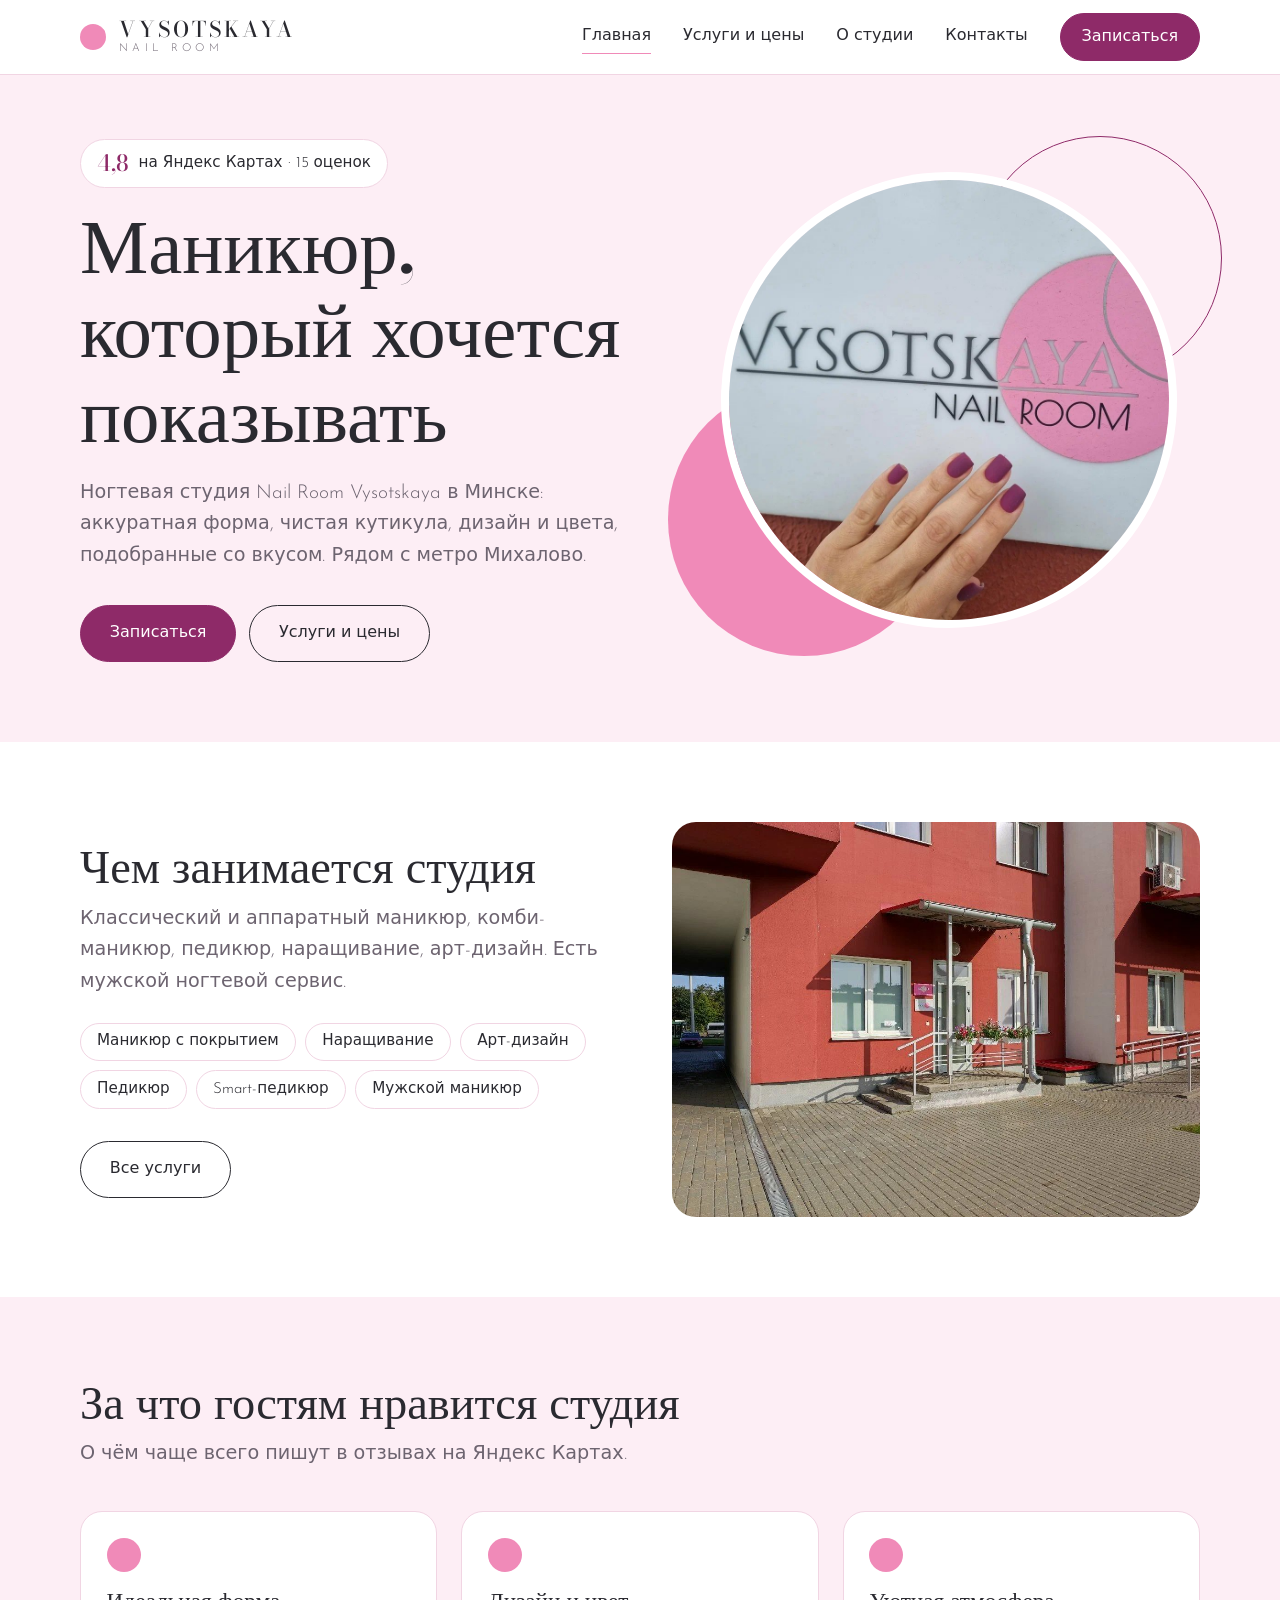
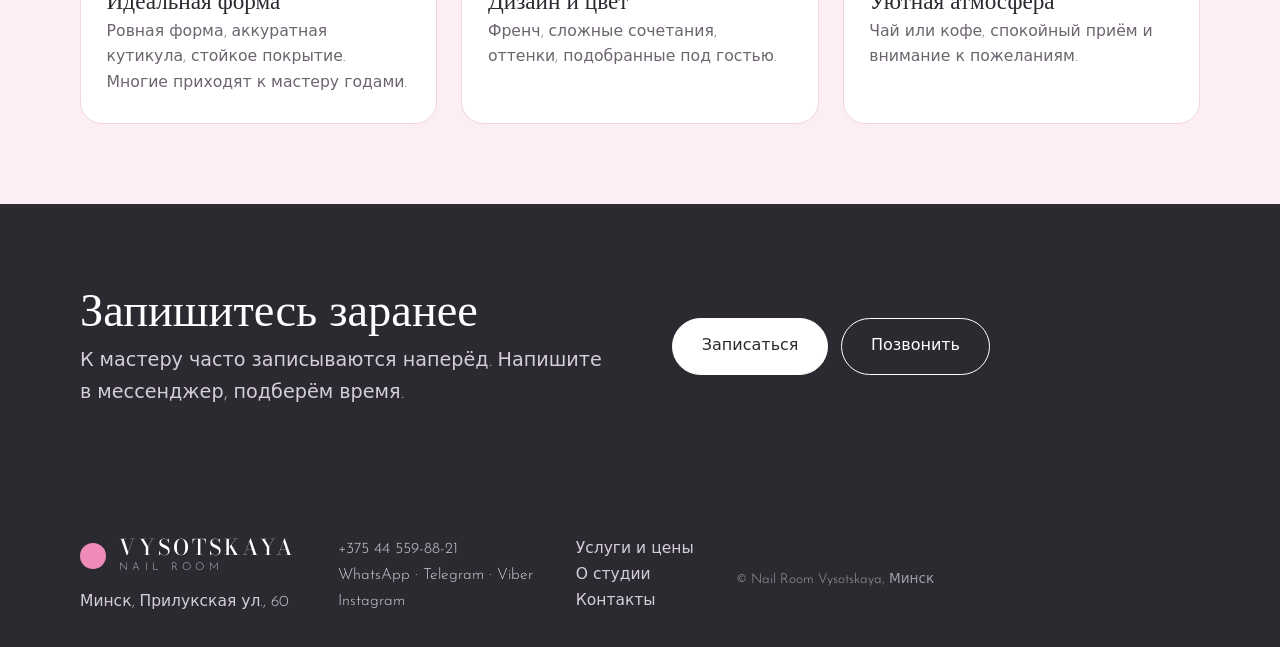
<file: index.html>
<!DOCTYPE html>
<html lang="ru"><head>
<meta charset="utf-8"><meta name="viewport" content="width=device-width,initial-scale=1">
<title>Nail Room Vysotskaya — маникюр и педикюр в Минске, Прилукская 60</title><meta name="description" content="Ногтевая студия Nail Room Vysotskaya в Минске, Прилукская ул., 60: маникюр, педикюр, наращивание, арт-дизайн. Рейтинг 4,8. Запись онлайн."><meta name="theme-color" content="#fdeef5">
<link rel="icon" href="favicon.ico" sizes="any"><link rel="icon" type="image/png" sizes="32x32" href="favicon-32.png"><link rel="icon" type="image/png" sizes="192x192" href="favicon-192.png"><link rel="apple-touch-icon" href="apple-touch-icon.png">
<link rel="preconnect" href="https://fonts.googleapis.com"><link rel="preconnect" href="https://fonts.gstatic.com" crossorigin>
<link href="https://fonts.googleapis.com/css2?family=Bodoni+Moda:wght@400;500;600&family=Josefin+Sans:wght@300;400;500&display=swap" rel="stylesheet">
<link rel="stylesheet" href="style.css">
</head><body>
<header><div class="wrap bar">
<a class="logo" href="index.html" aria-label="Nail Room Vysotskaya — на главную"><i></i><div><b>VYSOTSKAYA</b><span>NAIL ROOM</span></div></a>
<button class="burger" aria-label="Меню" aria-expanded="false">☰</button>
<nav><a href="index.html" aria-current="page">Главная</a><a href="services.html">Услуги и цены</a><a href="about.html">О студии</a><a href="contacts.html">Контакты</a><a class="btn" href="contacts.html#book">Записаться</a></nav>
</div></header>
<main>
<div class="hero"><div class="wrap">
<div><span class="rating"><strong>4,8</strong> на Яндекс Картах · 15 оценок</span>
<h1>Маникюр, который хочется показывать</h1>
<p class="lead">Ногтевая студия Nail Room Vysotskaya в Минске: аккуратная форма, чистая кутикула, дизайн и цвета, подобранные со вкусом. Рядом с метро Михалово.</p>
<div class="row"><a class="btn" href="contacts.html#book">Записаться</a><a class="btn ghost" href="services.html">Услуги и цены</a></div></div>
<div class="disc-wrap"><div class="disc"><img src="images/sign.jpg" alt="Матовый маникюр цвета ягоды у вывески Vysotskaya Nail Room" fetchpriority="high"></div></div>
</div></div>

<section><div class="wrap split">
<div><h2>Чем занимается студия</h2>
<p class="lead">Классический и аппаратный маникюр, комби-маникюр, педикюр, наращивание, арт-дизайн. Есть мужской ногтевой сервис.</p>
<div class="chips"><span>Маникюр с покрытием</span><span>Наращивание</span><span>Арт-дизайн</span><span>Педикюр</span><span>Smart-педикюр</span><span>Мужской маникюр</span></div>
<p style="margin-top:2rem"><a class="btn ghost" href="services.html">Все услуги</a></p></div>
<div class="photo"><img src="images/facade.jpg" alt="Вход в студию Nail Room Vysotskaya на Прилукской, 60" loading="lazy"></div>
</div></section>

<section class="tint"><div class="wrap"><h2>За что гостям нравится студия</h2>
<p class="lead">О чём чаще всего пишут в отзывах на Яндекс Картах.</p>
<div class="themes">
<div class="theme"><h3>Идеальная форма</h3><p>Ровная форма, аккуратная кутикула, стойкое покрытие. Многие приходят к мастеру годами.</p></div>
<div class="theme"><h3>Дизайн и цвет</h3><p>Френч, сложные сочетания, оттенки, подобранные под гостью.</p></div>
<div class="theme"><h3>Уютная атмосфера</h3><p>Чай или кофе, спокойный приём и внимание к пожеланиям.</p></div>
</div></div></section>
<section class="dark"><div class="wrap split"><div><h2>Запишитесь заранее</h2><p class="lead">К мастеру часто записываются наперёд. Напишите в мессенджер, подберём время.</p></div><div class="row"><a class="btn" style="background:#fff;color:var(--ink);border-color:#fff" href="contacts.html#book">Записаться</a><a class="btn ghost" style="color:#fff;border-color:#fff" href="tel:+375445598821">Позвонить</a></div></div></section></main>
<footer><div class="wrap">
<div><a class="logo" href="index.html"><i></i><div><b>VYSOTSKAYA</b><span>NAIL ROOM</span></div></a><p style="margin-top:1rem">Минск, Прилукская ул., 60</p></div>
<div><p><a href="tel:+375445598821">+375 44 559-88-21</a></p><p><a href="https://wa.me/375445598821">WhatsApp</a> · <a href="https://t.me/375445598821">Telegram</a> · <a href="https://viber.click/375445598821">Viber</a></p><p><a href="https://instagram.com/vysotskaya_nail_room">Instagram</a></p></div>
<div><p><a href="services.html">Услуги и цены</a></p><p><a href="about.html">О студии</a></p><p><a href="contacts.html">Контакты</a></p></div>
<p class="small">© Nail Room Vysotskaya, Минск</p>
</div></footer>
<script src="main.js"></script></body></html>
</file>
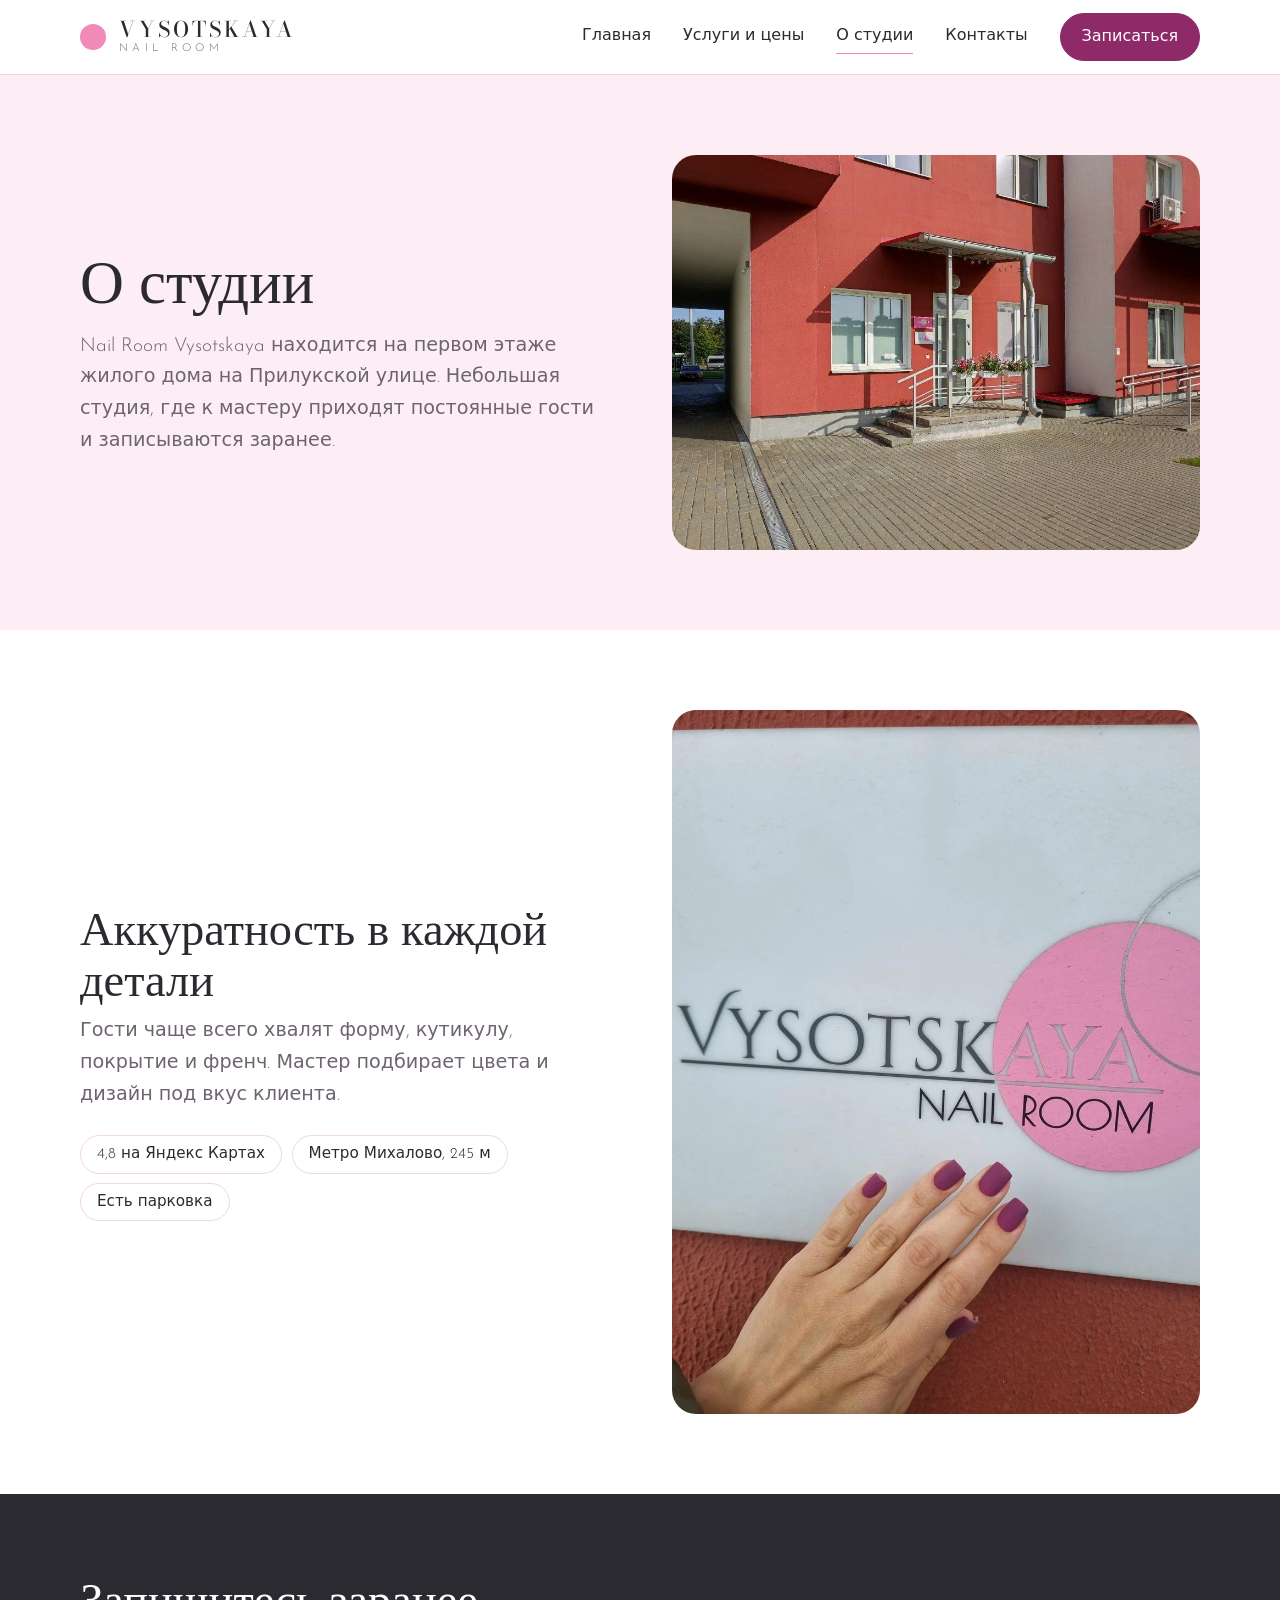
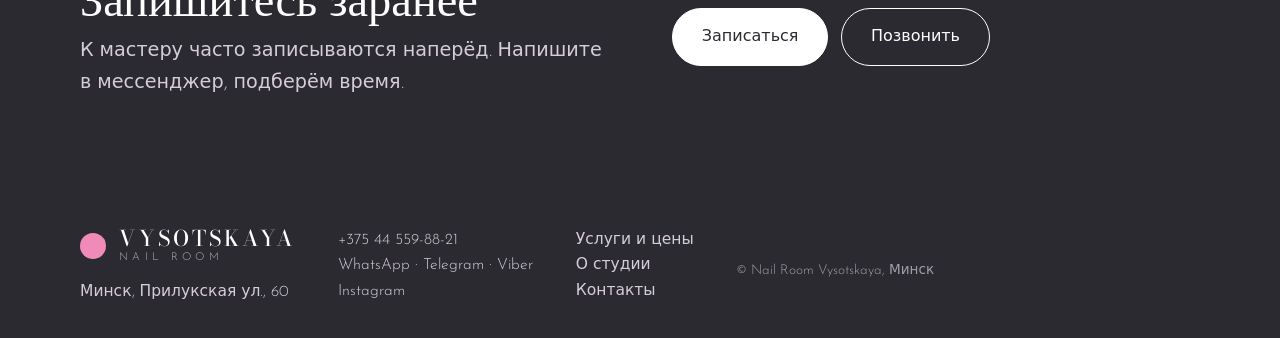
<file: about.html>
<!DOCTYPE html>
<html lang="ru"><head>
<meta charset="utf-8"><meta name="viewport" content="width=device-width,initial-scale=1">
<title>О студии — Nail Room Vysotskaya, Минск</title><meta name="description" content="Ногтевая студия на Прилукской, 60 в Минске. Рейтинг 4,8 на Яндекс Картах."><meta name="theme-color" content="#fdeef5">
<link rel="icon" href="favicon.ico" sizes="any"><link rel="icon" type="image/png" sizes="32x32" href="favicon-32.png"><link rel="icon" type="image/png" sizes="192x192" href="favicon-192.png"><link rel="apple-touch-icon" href="apple-touch-icon.png">
<link rel="preconnect" href="https://fonts.googleapis.com"><link rel="preconnect" href="https://fonts.gstatic.com" crossorigin>
<link href="https://fonts.googleapis.com/css2?family=Bodoni+Moda:wght@400;500;600&family=Josefin+Sans:wght@300;400;500&display=swap" rel="stylesheet">
<link rel="stylesheet" href="style.css">
</head><body>
<header><div class="wrap bar">
<a class="logo" href="index.html" aria-label="Nail Room Vysotskaya — на главную"><i></i><div><b>VYSOTSKAYA</b><span>NAIL ROOM</span></div></a>
<button class="burger" aria-label="Меню" aria-expanded="false">☰</button>
<nav><a href="index.html">Главная</a><a href="services.html">Услуги и цены</a><a href="about.html" aria-current="page">О студии</a><a href="contacts.html">Контакты</a><a class="btn" href="contacts.html#book">Записаться</a></nav>
</div></header>
<main>
<section class="tint"><div class="wrap split">
<div><h1 style="font-size:clamp(2.3rem,6vw,3.8rem)">О студии</h1>
<p class="lead" style="margin-top:1rem">Nail Room Vysotskaya находится на первом этаже жилого дома на Прилукской улице. Небольшая студия, где к мастеру приходят постоянные гости и записываются заранее.</p></div>
<div class="photo"><img src="images/facade.jpg" alt="Вход в студию" loading="eager"></div>
</div></section>
<section><div class="wrap split rev">
<div class="photo"><img src="images/sign.jpg" alt="Вывеска студии и матовый маникюр" loading="lazy" style="object-position:50% 40%"></div>
<div><h2>Аккуратность в каждой детали</h2>
<p class="lead">Гости чаще всего хвалят форму, кутикулу, покрытие и френч. Мастер подбирает цвета и дизайн под вкус клиента.</p>
<div class="chips"><span>4,8 на Яндекс Картах</span><span>Метро Михалово, 245 м</span><span>Есть парковка</span></div></div>
</div></section>
<section class="dark"><div class="wrap split"><div><h2>Запишитесь заранее</h2><p class="lead">К мастеру часто записываются наперёд. Напишите в мессенджер, подберём время.</p></div><div class="row"><a class="btn" style="background:#fff;color:var(--ink);border-color:#fff" href="contacts.html#book">Записаться</a><a class="btn ghost" style="color:#fff;border-color:#fff" href="tel:+375445598821">Позвонить</a></div></div></section></main>
<footer><div class="wrap">
<div><a class="logo" href="index.html"><i></i><div><b>VYSOTSKAYA</b><span>NAIL ROOM</span></div></a><p style="margin-top:1rem">Минск, Прилукская ул., 60</p></div>
<div><p><a href="tel:+375445598821">+375 44 559-88-21</a></p><p><a href="https://wa.me/375445598821">WhatsApp</a> · <a href="https://t.me/375445598821">Telegram</a> · <a href="https://viber.click/375445598821">Viber</a></p><p><a href="https://instagram.com/vysotskaya_nail_room">Instagram</a></p></div>
<div><p><a href="services.html">Услуги и цены</a></p><p><a href="about.html">О студии</a></p><p><a href="contacts.html">Контакты</a></p></div>
<p class="small">© Nail Room Vysotskaya, Минск</p>
</div></footer>
<script src="main.js"></script></body></html>
</file>
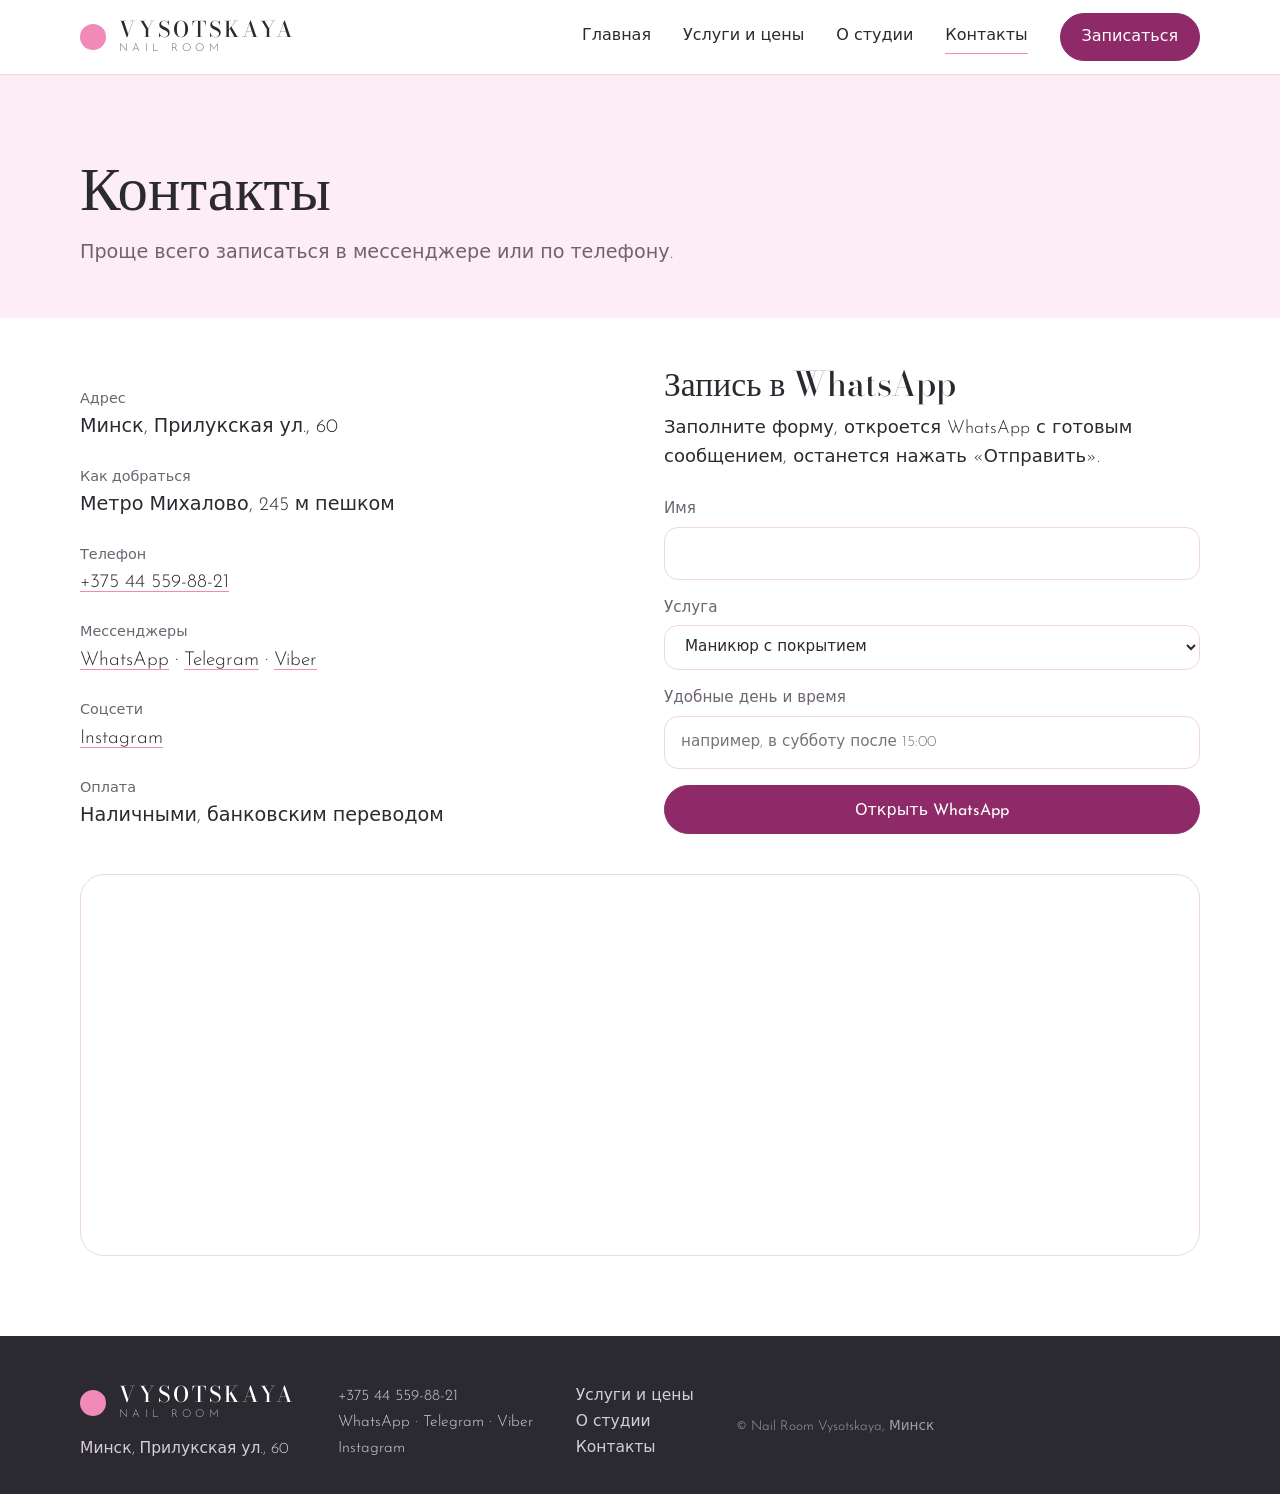
<file: contacts.html>
<!DOCTYPE html>
<html lang="ru"><head>
<meta charset="utf-8"><meta name="viewport" content="width=device-width,initial-scale=1">
<title>Контакты и запись — Nail Room Vysotskaya, Минск</title><meta name="description" content="Минск, Прилукская ул., 60. Телефон +375 44 559-88-21. Запись в WhatsApp, Telegram и Viber."><meta name="theme-color" content="#fdeef5">
<link rel="icon" href="favicon.ico" sizes="any"><link rel="icon" type="image/png" sizes="32x32" href="favicon-32.png"><link rel="icon" type="image/png" sizes="192x192" href="favicon-192.png"><link rel="apple-touch-icon" href="apple-touch-icon.png">
<link rel="preconnect" href="https://fonts.googleapis.com"><link rel="preconnect" href="https://fonts.gstatic.com" crossorigin>
<link href="https://fonts.googleapis.com/css2?family=Bodoni+Moda:wght@400;500;600&family=Josefin+Sans:wght@300;400;500&display=swap" rel="stylesheet">
<link rel="stylesheet" href="style.css">
</head><body>
<header><div class="wrap bar">
<a class="logo" href="index.html" aria-label="Nail Room Vysotskaya — на главную"><i></i><div><b>VYSOTSKAYA</b><span>NAIL ROOM</span></div></a>
<button class="burger" aria-label="Меню" aria-expanded="false">☰</button>
<nav><a href="index.html">Главная</a><a href="services.html">Услуги и цены</a><a href="about.html">О студии</a><a href="contacts.html" aria-current="page">Контакты</a><a class="btn" href="contacts.html#book">Записаться</a></nav>
</div></header>
<main>
<section class="tint" style="padding-bottom:3rem"><div class="wrap"><h1 style="font-size:clamp(2.3rem,6vw,3.8rem)">Контакты</h1>
<p class="lead" style="margin-top:1rem">Проще всего записаться в мессенджере или по телефону.</p></div></section>
<section style="padding-top:3rem"><div class="wrap"><div class="cards">
<div><dl>
<dt>Адрес</dt><dd>Минск, Прилукская ул., 60</dd>
<dt>Как добраться</dt><dd>Метро Михалово, 245 м пешком</dd>
<dt>Телефон</dt><dd><a href="tel:+375445598821">+375 44 559-88-21</a></dd>
<dt>Мессенджеры</dt><dd><a href="https://wa.me/375445598821">WhatsApp</a> · <a href="https://t.me/375445598821">Telegram</a> · <a href="https://viber.click/375445598821">Viber</a></dd>
<dt>Соцсети</dt><dd><a href="https://instagram.com/vysotskaya_nail_room">Instagram</a></dd>
<dt>Оплата</dt><dd>Наличными, банковским переводом</dd>
</dl></div>
<div><h2 style="font-size:2.1rem">Запись в WhatsApp</h2>
<p>Заполните форму, откроется WhatsApp с готовым сообщением, останется нажать «Отправить».</p>
<form id="book">
<label>Имя<input name="name" required autocomplete="name"></label>
<label>Услуга<select name="service"><option>Маникюр с покрытием</option><option>Наращивание</option><option>Дизайн ногтей</option><option>Педикюр</option><option>Мужской маникюр</option><option>Другое</option></select></label>
<label>Удобные день и время<input name="when" placeholder="например, в субботу после 15:00"></label>
<button class="btn" type="submit">Открыть WhatsApp</button></form></div>
</div>
<div class="map"><iframe title="Студия на карте" loading="lazy" src="https://yandex.by/map-widget/v1/?text=%D0%9C%D0%B8%D0%BD%D1%81%D0%BA%2C%20%D0%9F%D1%80%D0%B8%D0%BB%D1%83%D0%BA%D1%81%D0%BA%D0%B0%D1%8F%20%D1%83%D0%BB%D0%B8%D1%86%D0%B0%2C%2060&z=16"></iframe></div>
</div></section></main>
<footer><div class="wrap">
<div><a class="logo" href="index.html"><i></i><div><b>VYSOTSKAYA</b><span>NAIL ROOM</span></div></a><p style="margin-top:1rem">Минск, Прилукская ул., 60</p></div>
<div><p><a href="tel:+375445598821">+375 44 559-88-21</a></p><p><a href="https://wa.me/375445598821">WhatsApp</a> · <a href="https://t.me/375445598821">Telegram</a> · <a href="https://viber.click/375445598821">Viber</a></p><p><a href="https://instagram.com/vysotskaya_nail_room">Instagram</a></p></div>
<div><p><a href="services.html">Услуги и цены</a></p><p><a href="about.html">О студии</a></p><p><a href="contacts.html">Контакты</a></p></div>
<p class="small">© Nail Room Vysotskaya, Минск</p>
</div></footer>
<script src="main.js"></script></body></html>
</file>
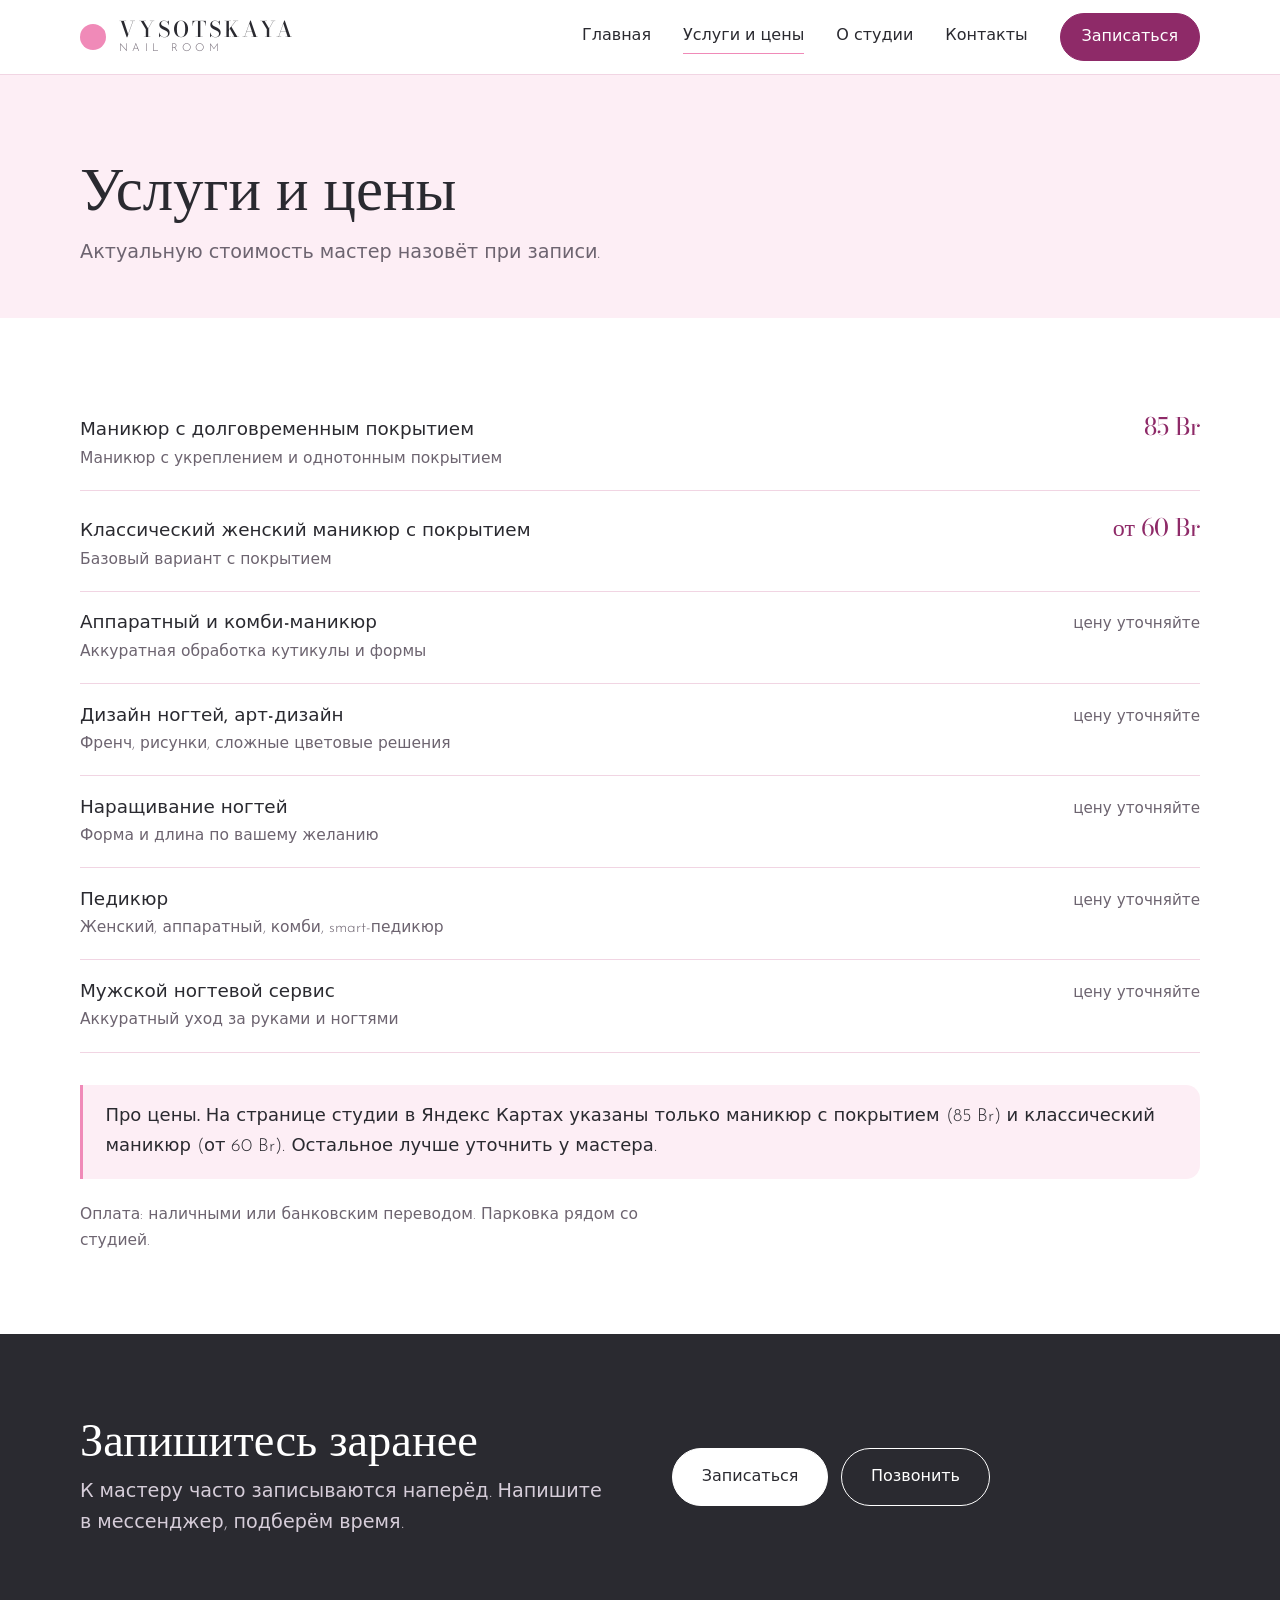
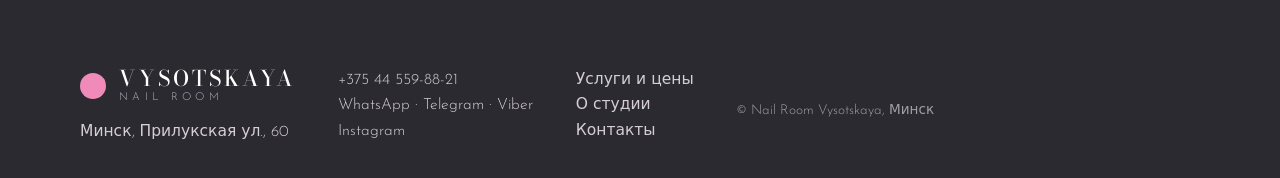
<file: services.html>
<!DOCTYPE html>
<html lang="ru"><head>
<meta charset="utf-8"><meta name="viewport" content="width=device-width,initial-scale=1">
<title>Услуги и цены — Nail Room Vysotskaya, Минск</title><meta name="description" content="Маникюр с покрытием 85 Br, классический маникюр от 60 Br, наращивание, педикюр, дизайн ногтей. Минск, Прилукская 60."><meta name="theme-color" content="#fdeef5">
<link rel="icon" href="favicon.ico" sizes="any"><link rel="icon" type="image/png" sizes="32x32" href="favicon-32.png"><link rel="icon" type="image/png" sizes="192x192" href="favicon-192.png"><link rel="apple-touch-icon" href="apple-touch-icon.png">
<link rel="preconnect" href="https://fonts.googleapis.com"><link rel="preconnect" href="https://fonts.gstatic.com" crossorigin>
<link href="https://fonts.googleapis.com/css2?family=Bodoni+Moda:wght@400;500;600&family=Josefin+Sans:wght@300;400;500&display=swap" rel="stylesheet">
<link rel="stylesheet" href="style.css">
</head><body>
<header><div class="wrap bar">
<a class="logo" href="index.html" aria-label="Nail Room Vysotskaya — на главную"><i></i><div><b>VYSOTSKAYA</b><span>NAIL ROOM</span></div></a>
<button class="burger" aria-label="Меню" aria-expanded="false">☰</button>
<nav><a href="index.html">Главная</a><a href="services.html" aria-current="page">Услуги и цены</a><a href="about.html">О студии</a><a href="contacts.html">Контакты</a><a class="btn" href="contacts.html#book">Записаться</a></nav>
</div></header>
<main>
<section class="tint" style="padding-bottom:3rem"><div class="wrap"><h1 style="font-size:clamp(2.3rem,6vw,3.8rem)">Услуги и цены</h1>
<p class="lead" style="margin-top:1rem">Актуальную стоимость мастер назовёт при записи.</p></div></section>
<section style="padding-top:2rem"><div class="wrap"><div class="prices">
<div class="item"><div class="n"><strong>Маникюр с долговременным покрытием</strong><p>Маникюр с укреплением и однотонным покрытием</p></div><span class="pr">85 Br</span></div>
<div class="item"><div class="n"><strong>Классический женский маникюр с покрытием</strong><p>Базовый вариант с покрытием</p></div><span class="pr">от 60 Br</span></div>
<div class="item"><div class="n"><strong>Аппаратный и комби-маникюр</strong><p>Аккуратная обработка кутикулы и формы</p></div><span class="pr ask">цену уточняйте</span></div>
<div class="item"><div class="n"><strong>Дизайн ногтей, арт-дизайн</strong><p>Френч, рисунки, сложные цветовые решения</p></div><span class="pr ask">цену уточняйте</span></div>
<div class="item"><div class="n"><strong>Наращивание ногтей</strong><p>Форма и длина по вашему желанию</p></div><span class="pr ask">цену уточняйте</span></div>
<div class="item"><div class="n"><strong>Педикюр</strong><p>Женский, аппаратный, комби, smart-педикюр</p></div><span class="pr ask">цену уточняйте</span></div>
<div class="item"><div class="n"><strong>Мужской ногтевой сервис</strong><p>Аккуратный уход за руками и ногтями</p></div><span class="pr ask">цену уточняйте</span></div>
</div>
<div class="note"><strong>Про цены.</strong> На странице студии в Яндекс Картах указаны только маникюр с покрытием (85 Br) и классический маникюр (от 60 Br). Остальное лучше уточнить у мастера.</div>
<p style="margin-top:1.5rem;color:var(--mute);font-size:.97rem">Оплата: наличными или банковским переводом. Парковка рядом со студией.</p>
</div></section>
<section class="dark"><div class="wrap split"><div><h2>Запишитесь заранее</h2><p class="lead">К мастеру часто записываются наперёд. Напишите в мессенджер, подберём время.</p></div><div class="row"><a class="btn" style="background:#fff;color:var(--ink);border-color:#fff" href="contacts.html#book">Записаться</a><a class="btn ghost" style="color:#fff;border-color:#fff" href="tel:+375445598821">Позвонить</a></div></div></section></main>
<footer><div class="wrap">
<div><a class="logo" href="index.html"><i></i><div><b>VYSOTSKAYA</b><span>NAIL ROOM</span></div></a><p style="margin-top:1rem">Минск, Прилукская ул., 60</p></div>
<div><p><a href="tel:+375445598821">+375 44 559-88-21</a></p><p><a href="https://wa.me/375445598821">WhatsApp</a> · <a href="https://t.me/375445598821">Telegram</a> · <a href="https://viber.click/375445598821">Viber</a></p><p><a href="https://instagram.com/vysotskaya_nail_room">Instagram</a></p></div>
<div><p><a href="services.html">Услуги и цены</a></p><p><a href="about.html">О студии</a></p><p><a href="contacts.html">Контакты</a></p></div>
<p class="small">© Nail Room Vysotskaya, Минск</p>
</div></footer>
<script src="main.js"></script></body></html>
</file>
<file: style.css>
:root{--ink:#2a2a30;--pink:#f08ab8;--berry:#8e2a68;--blush:#fdeef5;--line:#f1d5e3;--mute:#6d6470;
--serif:'Bodoni Moda',Georgia,serif;--sans:'Josefin Sans',system-ui,sans-serif}
*{box-sizing:border-box;margin:0;padding:0}
html{scroll-behavior:smooth}
body{font-family:var(--sans);background:#fff;color:var(--ink);line-height:1.65;font-size:18px;font-weight:300;-webkit-font-smoothing:antialiased}
img{max-width:100%;display:block}a{color:inherit}
:focus-visible{outline:2px solid var(--berry);outline-offset:3px}
.wrap{width:min(1120px,92%);margin:0 auto}
h1,h2,h3{font-family:var(--serif);font-weight:500;line-height:1.1}
h1{font-size:clamp(2.6rem,6.4vw,4.8rem)}
h2{font-size:clamp(1.9rem,4vw,2.9rem);margin-bottom:.7rem}
h3{font-size:1.45rem}
p{max-width:58ch}
.lead{font-size:1.2rem;color:var(--mute)}
strong{font-weight:500}

header{position:sticky;top:0;z-index:20;background:rgba(255,255,255,.94);backdrop-filter:blur(10px);border-bottom:1px solid var(--line)}
.bar{display:flex;align-items:center;justify-content:space-between;height:74px}
.logo{text-decoration:none;display:flex;align-items:center;gap:.8rem;line-height:1}
.logo i{width:26px;height:26px;border-radius:50%;background:var(--pink);display:block;box-shadow:8px -4px 0 -9px var(--pink)}
.logo b{font-family:var(--serif);font-weight:500;font-size:1.35rem;letter-spacing:.14em;display:block}
.logo span{font-size:.68rem;letter-spacing:.4em;display:block;margin-top:4px;color:var(--mute)}
nav{display:flex;gap:2rem;align-items:center}
nav a{text-decoration:none;font-size:1rem;border-bottom:1px solid transparent;padding:.2rem 0}
nav a:hover,nav a[aria-current]{border-color:var(--pink)}
.burger{display:none;background:none;border:1px solid var(--line);border-radius:50%;width:44px;height:44px;font-size:1.2rem;cursor:pointer;color:var(--ink)}
.btn{display:inline-block;text-decoration:none;background:var(--berry);color:#fff;padding:.9rem 1.8rem;border-radius:999px;font-family:inherit;font-size:1rem;font-weight:400;border:1px solid var(--berry);cursor:pointer;transition:background .2s,color .2s}
.btn:hover{background:var(--ink);border-color:var(--ink)}
.btn.ghost{background:transparent;color:var(--ink);border-color:var(--ink)}
.btn.ghost:hover{background:var(--ink);color:#fff}
nav .btn{padding:.6rem 1.3rem}
.row{display:flex;gap:.8rem;flex-wrap:wrap}

.hero{padding:4rem 0 5rem;background:var(--blush);overflow:hidden}
.hero .wrap{display:grid;grid-template-columns:1.05fr .95fr;gap:4rem;align-items:center}
.hero h1{margin:1rem 0 1.3rem}
.hero .lead{margin-bottom:2rem}
.rating{display:inline-flex;gap:.6rem;align-items:center;background:#fff;border:1px solid var(--line);border-radius:999px;padding:.3rem 1rem;font-size:.95rem}
.rating strong{font-family:var(--serif);font-size:1.4rem;color:var(--berry)}
.disc-wrap{position:relative;width:min(440px,100%);margin:0 auto;animation:rise 1s ease both}
.disc-wrap::before{content:"";position:absolute;width:62%;aspect-ratio:1;border-radius:50%;background:var(--pink);left:-14%;bottom:-8%}
.disc-wrap::after{content:"";position:absolute;width:55%;aspect-ratio:1;border-radius:50%;border:1.5px solid var(--berry);right:-12%;top:-10%}
.disc{position:relative;z-index:1;aspect-ratio:1;border-radius:50%;overflow:hidden;box-shadow:0 0 0 8px #fff}
.disc img{width:100%;height:100%;object-fit:cover;object-position:50% 70%}
@keyframes rise{from{opacity:0;transform:translateY(24px)}to{opacity:1;transform:none}}

section{padding:5rem 0}
.tint{background:var(--blush)}
.dark{background:var(--ink);color:#fff}.dark .lead{color:#d6cdd9}

.split{display:grid;grid-template-columns:1fr 1fr;gap:4rem;align-items:center}
.split.rev>:first-child{order:2}
.photo{border-radius:24px;overflow:hidden}
.photo img{width:100%;height:100%;object-fit:cover}
.chips{display:flex;flex-wrap:wrap;gap:.6rem;margin-top:1.5rem}
.chips span{border:1px solid var(--line);border-radius:999px;padding:.35rem 1rem;font-size:.95rem;background:#fff}
.tint .chips span{border-color:var(--pink)}

.prices{margin-top:2.5rem}
.item{display:flex;align-items:baseline;gap:1rem;padding:1.1rem 0;border-bottom:1px solid var(--line)}
.item .n{flex:1}.item .n strong{font-size:1.15rem;display:block}.item .n p{font-size:.97rem;color:var(--mute)}
.item .pr{font-family:var(--serif);font-size:1.5rem;color:var(--berry);white-space:nowrap}
.item .pr.ask{font-family:var(--sans);font-size:.95rem;color:var(--mute)}
.note{margin-top:2rem;background:var(--blush);border-left:3px solid var(--pink);border-radius:0 14px 14px 0;padding:1.1rem 1.4rem}

.themes{display:grid;grid-template-columns:repeat(3,1fr);gap:1.5rem;margin-top:2.5rem}
.theme{background:#fff;border:1px solid var(--line);border-radius:22px;padding:1.6rem}
.theme::before{content:"";display:block;width:34px;height:34px;border-radius:50%;background:var(--pink);margin-bottom:1rem}
.theme p{font-size:.98rem;color:var(--mute);margin-top:.4rem}

.cards{display:grid;grid-template-columns:1fr 1fr;gap:3rem}
dl dt{font-size:.9rem;color:var(--mute);margin-top:1.4rem}
dl dd{font-size:1.2rem}dl a{text-underline-offset:4px;text-decoration-color:var(--pink)}
form{display:grid;gap:1rem;margin-top:1.5rem}
label{display:grid;gap:.3rem;font-size:.95rem;color:var(--mute)}
input,select{font:inherit;padding:.8rem 1rem;border:1px solid var(--line);border-radius:14px;background:#fff;color:var(--ink)}
.map{border-radius:24px;overflow:hidden;border:1px solid var(--line);margin-top:2.5rem}
.map iframe{width:100%;height:380px;border:0;display:block}

footer{background:var(--ink);color:#d6cdd9;padding:3rem 0 2rem;font-size:.97rem}
footer .wrap{display:flex;justify-content:space-between;gap:2rem;flex-wrap:wrap}
footer a{text-decoration:none}footer a:hover{color:#fff}
footer .logo b{color:#fff}footer .logo span{color:#bdb0c3}
.small{width:100%;font-size:.85rem;opacity:.7;margin-top:2rem}

.reveal{opacity:0;transform:translateY(28px);transition:opacity .9s cubic-bezier(.22,.61,.36,1),transform .9s cubic-bezier(.22,.61,.36,1)}
.reveal.in{opacity:1;transform:none}
@media(prefers-reduced-motion:reduce){.reveal{opacity:1;transform:none;transition:none}.disc-wrap{animation:none}html{scroll-behavior:auto}}

@media(max-width:860px){
 .hero .wrap,.split,.cards{grid-template-columns:1fr;gap:2.4rem}
 .split.rev>:first-child{order:0}
 .themes{grid-template-columns:1fr}
 .burger{display:block}
 nav{display:none;position:absolute;top:74px;left:0;right:0;background:#fff;flex-direction:column;align-items:flex-start;padding:1.2rem 4%;border-bottom:1px solid var(--line);gap:1rem}
 nav.open{display:flex}
 section{padding:3.5rem 0}
 .disc-wrap{width:min(340px,86%)}
}
</file>
